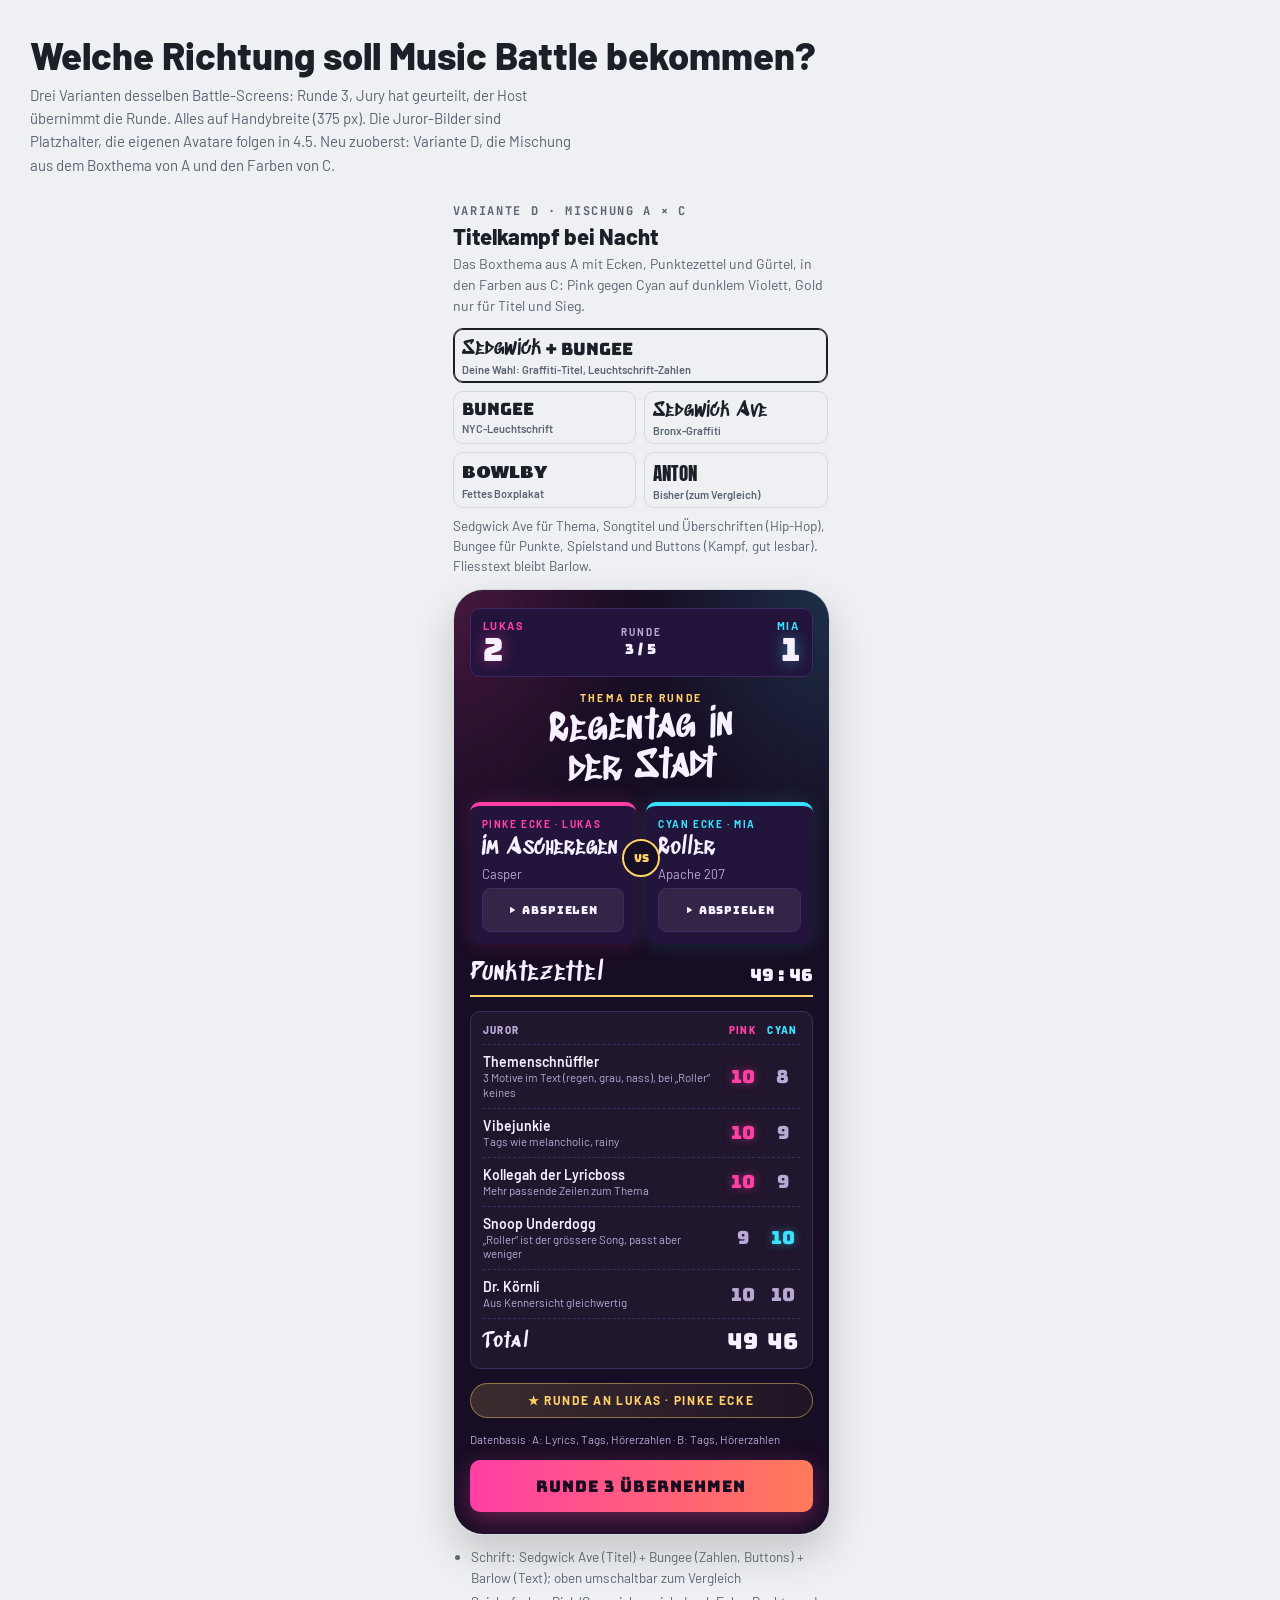
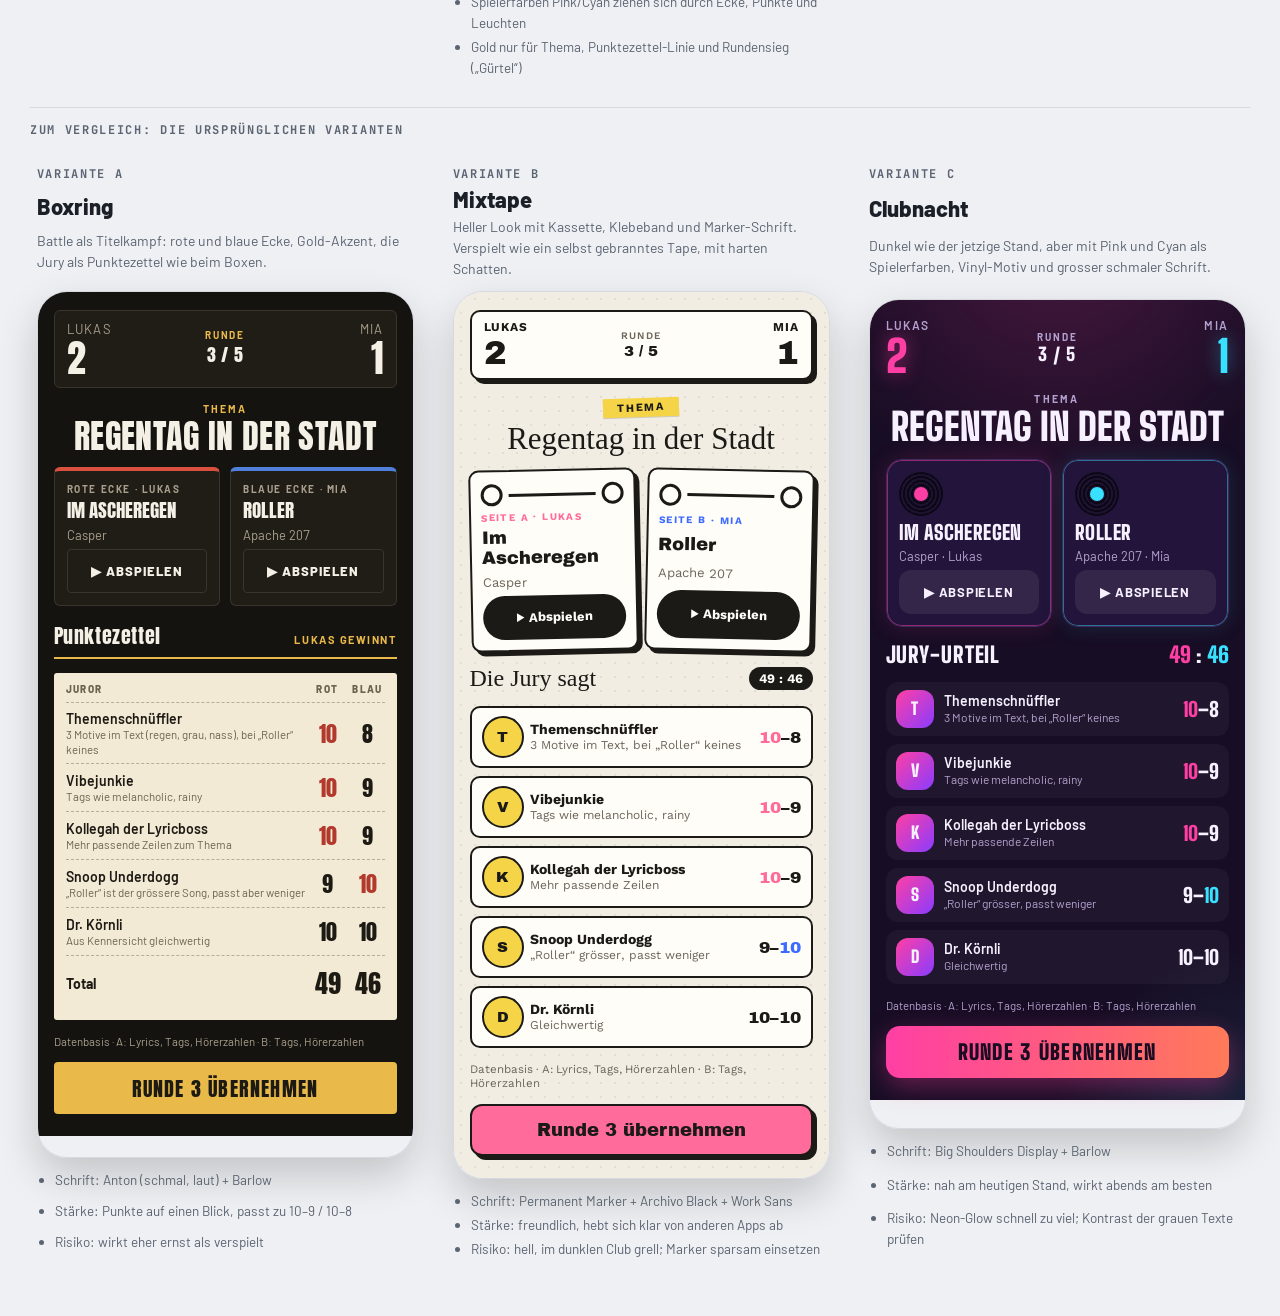
<file: design/mockup-4.1.html>
<!doctype html>
<html lang="de-CH">
<head>
<meta charset="utf-8">
<meta name="viewport" content="width=device-width,initial-scale=1">
<!-- Roadmap 4.1: Design-Mockups des Battle-Screens. Gewählt: Variante D mit Schrift-Kombi Sedgwick Ave + Bungee (Entscheidung E). Nur Vorlage, nicht Teil der App. -->
</head>
<body>
<title>Music Battle Designrichtung</title>
<link rel="preconnect" href="https://fonts.googleapis.com">
<link rel="stylesheet" href="https://fonts.googleapis.com/css2?family=Anton&family=Bungee&family=Sedgwick+Ave+Display&family=Bowlby+One&family=Barlow:wght@400;600;800&family=Big+Shoulders+Display:wght@700;900&family=Archivo+Black&family=Permanent+Marker&family=Work+Sans:wght@400;600;700&family=JetBrains+Mono:wght@500;700&display=swap">
<style>
/* Layout: drei Handy-Rahmen (375 px) nebeneinander, auf schmalen Bildschirmen untereinander; jede Variante hat ihre eigene feste Optik */
:root{
  --page:#eef0f3; --ink:#1b1f27; --sub:#5b6472; --rule:#d5d9e0; --tag:#1b1f27;
  --f-ui:"Barlow",system-ui,sans-serif; --f-mono:"JetBrains Mono",ui-monospace,monospace;
}
@media (prefers-color-scheme: dark){:root:not([data-theme="light"]){--page:#14171d;--ink:#eef0f4;--sub:#9aa3b2;--rule:#2b313b;--tag:#eef0f4;color-scheme:dark}}
:root[data-theme="dark"]{--page:#14171d;--ink:#eef0f4;--sub:#9aa3b2;--rule:#2b313b;--tag:#eef0f4;color-scheme:dark}
body{background:var(--page);color:var(--ink);font-family:var(--f-ui);padding-inline:16px;padding-block:28px 48px}
.intro{max-width:1220px;margin:0 auto 26px;display:grid;gap:8px}
.intro h1{font:800 clamp(26px,4vw,38px)/1.05 var(--f-ui);margin:0;text-wrap:balance}
.intro p{margin:0;color:var(--sub);max-width:68ch;line-height:1.55;font-size:15px}
.board{max-width:1220px;margin:0 auto;display:grid;grid-template-columns:repeat(auto-fit,minmax(min(100%,375px),1fr));gap:28px;justify-items:center}
.variant{display:grid;gap:12px;width:100%;max-width:375px;min-width:0}
.vhead{display:grid;gap:4px}
.vhead .letter{font:700 12px var(--f-mono);letter-spacing:.14em;color:var(--sub)}
.vhead h2{margin:0;font:800 22px var(--f-ui)}
.vhead p{margin:0;color:var(--sub);font-size:14px;line-height:1.5}
.phone{width:100%;max-width:375px;border-radius:30px;overflow:hidden;border:1px solid var(--rule);box-shadow:0 18px 40px rgba(0,0,0,.18)}
.notes{margin:0;padding-left:18px;color:var(--sub);font-size:13.5px;line-height:1.55;display:grid;gap:3px}

/* ---------- Gemeinsame Struktur der Mockups ---------- */
.m{padding:18px 16px 22px;display:grid;gap:14px;font-variant-numeric:tabular-nums}
.m .score{display:grid;grid-template-columns:1fr auto 1fr;align-items:center;gap:8px}
.m .score .p{display:grid;gap:2px}
.m .score .p:last-child{text-align:right}
.m .score .mid{text-align:center}
.m .songs{display:grid;grid-template-columns:1fr 1fr;gap:10px}
.m .song{display:grid;gap:6px;min-width:0}
.m .song .t{overflow-wrap:anywhere}
.m .play{display:flex;align-items:center;justify-content:center;gap:6px;min-height:44px;border:0;cursor:pointer}
.m .jury{display:grid;gap:8px}
.m .j{display:grid;grid-template-columns:38px 1fr auto;gap:10px;align-items:center}
.m .j .av{width:38px;height:38px;display:grid;place-items:center}
.m .j .who{min-width:0}
.m .j .who b,.m .j .who small{display:block}
.m .j .who small{overflow-wrap:anywhere}
.m .cta{min-height:52px;border:0;cursor:pointer;width:100%}
.m .basis{font-size:11.5px}

/* ---------- A · Boxring ---------- */
.a{--bg:#15130f;--card:#201d17;--line:#3a342a;--gold:#e9b949;--paper:#f3ead6;--txt:#f5f0e6;--dim:#a99f8c;--red:#d9503f;
  background:var(--bg);color:var(--txt);font-family:"Barlow",system-ui,sans-serif}
.a .score{background:var(--card);border:1px solid var(--line);border-radius:6px;padding:10px 12px}
.a .score .n{font:400 13px "Barlow";color:var(--dim);text-transform:uppercase;letter-spacing:.1em}
.a .score .v{font:400 38px/1 "Anton",Impact,sans-serif;color:var(--txt)}
.a .score .mid small{display:block;font:700 10px "Barlow";letter-spacing:.18em;color:var(--gold)}
.a .score .mid b{font:400 18px "Anton",Impact,sans-serif;letter-spacing:.04em}
.a .theme{text-align:center;display:grid;gap:4px}
.a .theme small{font:700 10.5px "Barlow";letter-spacing:.2em;color:var(--gold)}
.a .theme h3{margin:0;font:400 34px/1 "Anton",Impact,sans-serif;text-transform:uppercase;letter-spacing:.01em;text-wrap:balance}
.a .song{background:var(--card);border:1px solid var(--line);border-radius:6px;padding:12px;position:relative}
.a .song .corner{font:700 10px "Barlow";letter-spacing:.16em;color:var(--dim)}
.a .song.red{border-top:4px solid var(--red)} .a .song.blue{border-top:4px solid #4f7fd9}
.a .song .t{font:400 19px/1.05 "Anton",Impact,sans-serif;text-transform:uppercase}
.a .song .ar{font-size:13px;color:var(--dim)}
.a .play{background:transparent;color:var(--txt);border:1px solid var(--line);border-radius:4px;font:800 13px "Barlow";text-transform:uppercase;letter-spacing:.08em}
.a .cardhead{display:flex;justify-content:space-between;align-items:baseline;border-bottom:2px solid var(--gold);padding-bottom:6px}
.a .cardhead b{font:400 20px "Anton",Impact,sans-serif;letter-spacing:.03em}
.a .cardhead span{font:700 11px "Barlow";color:var(--gold);letter-spacing:.14em}
.a .scorecard{background:var(--paper);color:#1d1a14;border-radius:3px;padding:10px 12px;display:grid;gap:0}
.a .scorecard .row{display:grid;grid-template-columns:1fr 34px 34px;gap:6px;align-items:center;padding:7px 0;border-bottom:1px dashed #b9ad93}
.a .scorecard .row:last-child{border-bottom:0}
.a .scorecard .h{font:800 10px "Barlow";letter-spacing:.14em;color:#6d6350;padding-top:0}
.a .scorecard .nm{font:600 14px "Barlow";min-width:0}
.a .scorecard .nm small{display:block;font:400 11.5px "Barlow";color:#6d6350;line-height:1.3}
.a .scorecard .pt{font:400 22px "Anton",Impact,sans-serif;text-align:center}
.a .scorecard .pt.w{color:#b23a2c}
.a .scorecard .tot{font:400 26px "Anton",Impact,sans-serif}
.a .basis{color:var(--dim)}
.a .cta{background:var(--gold);color:#1d1a14;border-radius:4px;font:400 20px "Anton",Impact,sans-serif;letter-spacing:.06em;text-transform:uppercase}

/* ---------- B · Mixtape ---------- */
.b{--bg:#f2ede2;--card:#fffdf8;--ink:#1c1a17;--dim:#6c665c;--tape:#f5d547;--pink:#ff6b9a;--blue:#3d6bff;--line:#1c1a17;
  background:var(--bg);color:var(--ink);font-family:"Work Sans",system-ui,sans-serif;
  background-image:radial-gradient(rgba(28,26,23,.07) 1px,transparent 1px);background-size:14px 14px}
.b .score{background:var(--card);border:2px solid var(--line);border-radius:10px;padding:8px 12px;box-shadow:4px 4px 0 var(--line)}
.b .score .n{font:700 12px "Work Sans";text-transform:uppercase;letter-spacing:.08em}
.b .score .v{font:400 34px/1 "Archivo Black",sans-serif}
.b .score .mid small{display:block;font:600 10px "Work Sans";letter-spacing:.14em;color:var(--dim)}
.b .score .mid b{font:400 15px "Archivo Black",sans-serif}
.b .theme{display:grid;justify-items:center;gap:6px;padding-top:4px}
.b .theme .tape{background:var(--tape);padding:3px 14px;transform:rotate(-2deg);font:700 11px "Work Sans";letter-spacing:.16em;text-transform:uppercase;box-shadow:0 1px 0 rgba(0,0,0,.15)}
.b .theme h3{margin:0;font:400 31px/1.05 "Permanent Marker",cursive;text-align:center;text-wrap:balance}
.b .song{background:var(--card);border:2px solid var(--line);border-radius:10px;padding:12px 10px 10px;box-shadow:4px 4px 0 var(--line)}
.b .song:nth-child(1){transform:rotate(-1.2deg)} .b .song:nth-child(2){transform:rotate(1.2deg)}
.b .song .reel{display:flex;gap:6px;align-items:center}
.b .song .reel i{width:16px;height:16px;border-radius:50%;border:3px solid var(--line);display:block}
.b .song .reel span{flex:1;height:3px;background:var(--line)}
.b .song .t{font:400 18px/1.1 "Archivo Black",sans-serif}
.b .song .ar{font-size:13px;color:var(--dim)}
.b .song .side{font:700 10px "Work Sans";letter-spacing:.14em}
.b .song.pa .side{color:var(--pink)} .b .song.pb .side{color:var(--blue)}
.b .play{background:var(--ink);color:var(--card);border-radius:999px;font:700 13px "Work Sans"}
.b .cardhead{display:flex;justify-content:space-between;align-items:center}
.b .cardhead b{font:400 24px "Permanent Marker",cursive}
.b .cardhead span{background:var(--ink);color:var(--card);padding:4px 10px;border-radius:999px;font:700 13px "Work Sans"}
.b .j{background:var(--card);border:2px solid var(--line);border-radius:10px;padding:8px 10px}
.b .j .av{border-radius:50%;background:var(--tape);border:2px solid var(--line);font:400 15px "Archivo Black",sans-serif}
.b .j .who b{font:700 14px "Work Sans"}
.b .j .who small{font-size:12px;color:var(--dim);line-height:1.35}
.b .j .sc{font:400 17px "Archivo Black",sans-serif;white-space:nowrap}
.b .j .sc em{font-style:normal;color:var(--pink)}
.b .j .sc em.bl{color:var(--blue)}
.b .basis{color:var(--dim)}
.b .cta{background:var(--pink);color:#1c1a17;border:2px solid var(--line);border-radius:12px;box-shadow:4px 4px 0 var(--line);font:400 18px "Archivo Black",sans-serif}

/* ---------- C · Clubnacht ---------- */
.c{--bg:#170d24;--card:#22143a;--line:#3d2a5e;--hot:#ff3fa4;--cyan:#38e1ff;--txt:#f6f0ff;--dim:#b3a2cf;
  background:var(--bg);color:var(--txt);font-family:"Barlow",system-ui,sans-serif;
  background-image:radial-gradient(120% 60% at 50% -10%,rgba(255,63,164,.22),transparent 60%),radial-gradient(90% 50% at 100% 110%,rgba(56,225,255,.14),transparent 60%)}
.c .score .n{font:600 12px "Barlow";color:var(--dim);text-transform:uppercase;letter-spacing:.12em}
.c .score .v{font:900 44px/1 "Big Shoulders Display",sans-serif}
.c .score .p:first-child .v{color:var(--hot);text-shadow:0 0 18px rgba(255,63,164,.5)}
.c .score .p:last-child .v{color:var(--cyan);text-shadow:0 0 18px rgba(56,225,255,.45)}
.c .score .mid small{display:block;font:700 10px "Barlow";letter-spacing:.2em;color:var(--dim)}
.c .score .mid b{font:900 18px "Big Shoulders Display",sans-serif;letter-spacing:.06em}
.c .theme{display:grid;gap:4px;text-align:center}
.c .theme small{font:700 10.5px "Barlow";letter-spacing:.22em;color:var(--dim)}
.c .theme h3{margin:0;font:900 38px/.95 "Big Shoulders Display",sans-serif;text-transform:uppercase;text-wrap:balance}
.c .song{background:var(--card);border:1px solid var(--line);border-radius:16px;padding:12px}
.c .song.pa{box-shadow:inset 0 0 0 1px rgba(255,63,164,.5),0 0 22px rgba(255,63,164,.16)}
.c .song.pb{box-shadow:inset 0 0 0 1px rgba(56,225,255,.45),0 0 22px rgba(56,225,255,.12)}
.c .song .disc{width:44px;height:44px;border-radius:50%;background:repeating-radial-gradient(circle,#0c0714 0 2px,#1d1230 2px 4px);position:relative}
.c .song .disc:after{content:"";position:absolute;inset:15px;border-radius:50%;background:var(--hot)}
.c .song.pb .disc:after{background:var(--cyan)}
.c .song .t{font:900 20px/1 "Big Shoulders Display",sans-serif;text-transform:uppercase;letter-spacing:.02em}
.c .song .ar{font-size:13px;color:var(--dim)}
.c .play{background:rgba(255,255,255,.08);color:var(--txt);border-radius:12px;font:700 13px "Barlow";letter-spacing:.06em;text-transform:uppercase}
.c .cardhead{display:flex;justify-content:space-between;align-items:baseline}
.c .cardhead b{font:900 22px "Big Shoulders Display",sans-serif;text-transform:uppercase;letter-spacing:.04em}
.c .cardhead span{font:900 22px "Big Shoulders Display",sans-serif}
.c .cardhead span i{font-style:normal;color:var(--hot)} .c .cardhead span u{text-decoration:none;color:var(--cyan)}
.c .j{background:rgba(255,255,255,.04);border-radius:12px;padding:8px 10px}
.c .j .av{border-radius:12px;background:linear-gradient(135deg,var(--hot),#8a3cff);font:900 17px "Big Shoulders Display",sans-serif}
.c .j .who b{font:600 14px "Barlow"}
.c .j .who small{font-size:12px;color:var(--dim);line-height:1.35}
.c .j .sc{font:900 20px "Big Shoulders Display",sans-serif;white-space:nowrap}
.c .j .sc .wa{color:var(--hot)} .c .j .sc .wb{color:var(--cyan)} .c .j .sc .tie{color:var(--dim)}
.c .basis{color:var(--dim)}
.c .cta{background:linear-gradient(90deg,var(--hot),#ff7a59);color:#1a0c22;border-radius:14px;font:900 21px "Big Shoulders Display",sans-serif;text-transform:uppercase;letter-spacing:.06em;box-shadow:0 8px 26px rgba(255,63,164,.35)}


/* ---------- D · Titelkampf bei Nacht (A × C) ---------- */
.d{--dhead:"Anton",Impact,sans-serif;--dnum:"Anton",Impact,sans-serif;--bg:#170d24;--card:#22143a;--line:#3d2a5e;--hot:#ff3fa4;--cyan:#38e1ff;--txt:#f6f0ff;--dim:#b8a8d4;--belt:#ffd166;
  background:var(--bg);color:var(--txt);font-family:"Barlow",system-ui,sans-serif;
  background-image:radial-gradient(70% 40% at 0% 0%,rgba(255,63,164,.20),transparent 70%),radial-gradient(70% 40% at 100% 0%,rgba(56,225,255,.16),transparent 70%)}
.d .score{background:var(--card);border:1px solid var(--line);border-radius:10px;padding:10px 12px}
.d .score .n{font:700 11px "Barlow";text-transform:uppercase;letter-spacing:.14em}
.d .score .p:first-child .n{color:var(--hot)} .d .score .p:last-child .n{color:var(--cyan)}
.d .score .v{font:400 40px/1 var(--dhead)}
.d .score .p:first-child .v{text-shadow:0 0 16px rgba(255,63,164,.55)}
.d .score .p:last-child .v{text-shadow:0 0 16px rgba(56,225,255,.5)}
.d .score .mid small{display:block;font:700 10px "Barlow";letter-spacing:.2em;color:var(--dim)}
.d .score .mid b{font:400 18px var(--dhead);letter-spacing:.04em}
.d .theme{text-align:center;display:grid;gap:4px}
.d .theme small{font:700 10.5px "Barlow";letter-spacing:.22em;color:var(--belt)}
.d .theme h3{margin:0;font:400 34px/1 var(--dhead);text-transform:uppercase;text-wrap:balance}
.d .versus{position:relative}
.d .versus:after{content:"VS";position:absolute;left:50%;top:40%;transform:translate(-50%,-50%);width:34px;height:34px;border-radius:50%;display:grid;place-items:center;background:var(--bg);border:2px solid var(--belt);font:400 14px var(--dhead);color:var(--belt)}
.d .song{background:var(--card);border-radius:10px;padding:12px}
.d .song.pa{border-top:4px solid var(--hot);box-shadow:0 0 22px rgba(255,63,164,.18)}
.d .song.pb{border-top:4px solid var(--cyan);box-shadow:0 0 22px rgba(56,225,255,.14)}
.d .song .corner{font:700 10px "Barlow";letter-spacing:.16em}
.d .song.pa .corner{color:var(--hot)} .d .song.pb .corner{color:var(--cyan)}
.d .song .t{font:400 19px/1.05 var(--dhead);text-transform:uppercase}
.d .song .ar{font-size:13px;color:var(--dim)}
.d .play{background:rgba(255,255,255,.07);color:var(--txt);border:1px solid var(--line);border-radius:8px;font:800 13px "Barlow";text-transform:uppercase;letter-spacing:.08em}
.d .cardhead{display:flex;justify-content:space-between;align-items:baseline;border-bottom:2px solid var(--belt);padding-bottom:6px}
.d .cardhead b{font:400 20px var(--dhead);letter-spacing:.03em;text-transform:uppercase}
.d .cardhead span{font:400 20px var(--dhead);color:var(--txt)}
.d .scorecard{background:rgba(255,255,255,.04);border:1px solid var(--line);border-radius:10px;padding:4px 12px}
.d .scorecard .row{display:grid;grid-template-columns:1fr 34px 34px;gap:6px;align-items:center;padding:8px 0;border-bottom:1px dashed var(--line)}
.d .scorecard .row:last-child{border-bottom:0}
.d .scorecard .h{font:800 10px "Barlow";letter-spacing:.14em;color:var(--dim)}
.d .scorecard .h .ca{color:var(--hot);text-align:center} .d .scorecard .h .cb{color:var(--cyan);text-align:center}
.d .scorecard .nm{font:600 14px "Barlow";min-width:0}
.d .scorecard .nm small{display:block;font:400 11.5px "Barlow";color:var(--dim);line-height:1.3}
.d .scorecard .pt{font:400 22px var(--dhead);text-align:center;color:var(--dim)}
.d .scorecard .pt.wa{color:var(--hot);text-shadow:0 0 10px rgba(255,63,164,.5)}
.d .scorecard .pt.wb{color:var(--cyan);text-shadow:0 0 10px rgba(56,225,255,.45)}
.d .scorecard .total .nm{font:400 16px var(--dhead);letter-spacing:.06em;text-transform:uppercase}
.d .scorecard .total .pt{font-size:28px;color:var(--txt)}
.d .belt{display:flex;align-items:center;justify-content:center;gap:8px;padding:9px;border-radius:999px;background:linear-gradient(90deg,rgba(255,209,102,.16),rgba(255,209,102,.04));border:1px solid rgba(255,209,102,.45);font:700 12px "Barlow";letter-spacing:.14em;color:var(--belt);text-transform:uppercase}
.d .basis{color:var(--dim)}
.d .cta{background:linear-gradient(90deg,var(--hot),#ff7a59);color:#1a0c22;border-radius:10px;font:400 20px var(--dhead);letter-spacing:.06em;text-transform:uppercase;box-shadow:0 8px 26px rgba(255,63,164,.35)}
.d .score .v,.d .score .mid b,.d .cardhead span,.d .scorecard .pt,.d .versus:after{font-family:var(--dnum)}
.d[data-font="bungee"]{--dhead:"Bungee",Impact,sans-serif;--dnum:"Bungee",Impact,sans-serif}
.d[data-font="bungee"] .theme h3{font-size:25px;line-height:1.1}
.d[data-font="bungee"] .song .t{font-size:14px;line-height:1.2}
.d[data-font="bungee"] .cardhead b{font-size:16px}
.d[data-font="bungee"] .scorecard .pt{font-size:18px}
.d[data-font="bungee"] .score .v{font-size:32px}
.d[data-font="bungee"] .cta{font-size:16px}
.d[data-font="sedgwick"]{--dhead:"Sedgwick Ave Display","Permanent Marker",cursive;--dnum:"Anton",Impact,sans-serif}
.d[data-font="sedgwick"] .theme h3{font-size:40px;text-transform:none;line-height:1;transform:rotate(-2deg)}
.d[data-font="sedgwick"] .song .t{font-size:23px;text-transform:none}
.d[data-font="sedgwick"] .cardhead b{font-size:24px;text-transform:none}
.d[data-font="sedgwick"] .cta{font-size:24px;text-transform:none;letter-spacing:.02em}
.d[data-font="sedgwick"] .scorecard .total .nm{font-size:20px;text-transform:none}
.d[data-font="bowlby"]{--dhead:"Bowlby One",Impact,sans-serif;--dnum:"Bowlby One",Impact,sans-serif}
.d[data-font="bowlby"] .theme h3{font-size:28px;line-height:1.05}
.d[data-font="bowlby"] .song .t{font-size:16px;line-height:1.1}
.d[data-font="bowlby"] .cardhead b{font-size:17px}
.d[data-font="bowlby"] .scorecard .pt{font-size:19px}
.d[data-font="bowlby"] .score .v{font-size:34px}
.d[data-font="bowlby"] .cta{font-size:17px}
.d[data-font="combo"]{--dhead:"Sedgwick Ave Display","Permanent Marker",cursive;--dnum:"Bungee",Impact,sans-serif}
.d[data-font="combo"] .theme h3{font-size:40px;text-transform:none;line-height:1;transform:rotate(-2deg)}
.d[data-font="combo"] .song .t{font-size:23px;text-transform:none}
.d[data-font="combo"] .cardhead b{font-size:25px;text-transform:none}
.d[data-font="combo"] .cardhead span{font-size:17px}
.d[data-font="combo"] .score .v{font-size:32px}
.d[data-font="combo"] .score .mid b{font-size:14px}
.d[data-font="combo"] .scorecard .pt{font-size:18px}
.d[data-font="combo"] .scorecard .total .nm{font-size:21px;text-transform:none}
.d[data-font="combo"] .scorecard .total .pt{font-size:22px}
.d[data-font="combo"] .versus:after{font-size:11px}
.d[data-font="combo"] .cta{font-family:"Bungee",Impact,sans-serif;font-size:16px}
.d[data-font="combo"] .play{font-family:"Bungee",Impact,sans-serif;font-weight:400;font-size:11px}
.fontpick{display:grid;gap:8px}
.fontpick .opts{display:grid;grid-template-columns:repeat(2,minmax(0,1fr));gap:8px}
.fontpick button{min-height:48px;border:1px solid var(--rule);background:transparent;color:var(--ink);border-radius:10px;cursor:pointer;display:grid;gap:1px;padding:6px 8px;text-align:left}
.fontpick button b{font-size:17px;font-weight:400}
.fontpick button small{font:600 11px var(--f-ui);color:var(--sub)}
.fontpick button[aria-pressed="true"]{border-color:var(--ink);box-shadow:inset 0 0 0 1px var(--ink)}
.fontpick .why{margin:0;color:var(--sub);font-size:13.5px;line-height:1.5;min-height:3em}
.board .sep{grid-column:1/-1;width:100%;max-width:1220px;border-top:1px solid var(--rule);padding-top:14px;color:var(--sub);font:700 12px var(--f-mono);letter-spacing:.14em}

@media (prefers-reduced-motion:no-preference){.m .cta{transition:transform .15s}.m .cta:active{transform:scale(.98)}}
.m button:focus-visible{outline:3px solid currentColor;outline-offset:2px}
</style>

<header class="intro">
  <h1>Welche Richtung soll Music Battle bekommen?</h1>
  <p>Drei Varianten desselben Battle-Screens: Runde 3, Jury hat geurteilt, der Host übernimmt die Runde. Alles auf Handybreite (375 px). Die Juror-Bilder sind Platzhalter, die eigenen Avatare folgen in 4.5. Neu zuoberst: Variante D, die Mischung aus dem Boxthema von A und den Farben von C.</p>
</header>

<main class="board">

<!-- ================= D ================= -->
<section class="variant feature" aria-labelledby="hd" style="grid-column:1/-1">
  <div class="vhead"><span class="letter">VARIANTE D · MISCHUNG A × C</span><h2 id="hd">Titelkampf bei Nacht</h2><p>Das Boxthema aus A mit Ecken, Punktezettel und Gürtel, in den Farben aus C: Pink gegen Cyan auf dunklem Violett, Gold nur für Titel und Sieg.</p></div>
  <div class="fontpick" role="group" aria-label="Schrift für Variante D">
    <div class="opts">
      <button type="button" data-f="combo" aria-pressed="true" style="grid-column:1/-1"><b><span style="font-family:'Sedgwick Ave Display',cursive;font-size:21px">Sedgwick</span> <span style="font-family:'Bungee',sans-serif">+ BUNGEE</span></b><small>Deine Wahl: Graffiti-Titel, Leuchtschrift-Zahlen</small></button>
      <button type="button" data-f="bungee" aria-pressed="false"><b style="font-family:'Bungee',sans-serif">BUNGEE</b><small>NYC-Leuchtschrift</small></button>
      <button type="button" data-f="sedgwick" aria-pressed="false"><b style="font-family:'Sedgwick Ave Display',cursive;font-size:20px">Sedgwick Ave</b><small>Bronx-Graffiti</small></button>
      <button type="button" data-f="bowlby" aria-pressed="false"><b style="font-family:'Bowlby One',sans-serif">BOWLBY</b><small>Fettes Boxplakat</small></button>
      <button type="button" data-f="anton" aria-pressed="false"><b style="font-family:'Anton',sans-serif;font-size:19px">ANTON</b><small>Bisher (zum Vergleich)</small></button>
    </div>
    <p class="why" id="fontwhy"></p>
  </div>
  <div class="phone"><div class="m d" id="mockd" data-font="combo">
    <div class="score"><div class="p"><span class="n">Lukas</span><span class="v">2</span></div><div class="mid"><small>RUNDE</small><b>3 / 5</b></div><div class="p"><span class="n">Mia</span><span class="v">1</span></div></div>
    <div class="theme"><small>THEMA DER RUNDE</small><h3>Regentag in der Stadt</h3></div>
    <div class="songs versus">
      <div class="song pa"><span class="corner">PINKE ECKE · LUKAS</span><span class="t">Im Ascheregen</span><span class="ar">Casper</span><button class="play">▶ Abspielen</button></div>
      <div class="song pb"><span class="corner">CYAN ECKE · MIA</span><span class="t">Roller</span><span class="ar">Apache 207</span><button class="play">▶ Abspielen</button></div>
    </div>
    <div class="cardhead"><b>Punktezettel</b><span>49 : 46</span></div>
    <div class="scorecard">
      <div class="row h"><span>JUROR</span><span class="ca">PINK</span><span class="cb">CYAN</span></div>
      <div class="row"><span class="nm">Themenschnüffler<small>3 Motive im Text (regen, grau, nass), bei „Roller“ keines</small></span><span class="pt wa">10</span><span class="pt">8</span></div>
      <div class="row"><span class="nm">Vibejunkie<small>Tags wie melancholic, rainy</small></span><span class="pt wa">10</span><span class="pt">9</span></div>
      <div class="row"><span class="nm">Kollegah der Lyricboss<small>Mehr passende Zeilen zum Thema</small></span><span class="pt wa">10</span><span class="pt">9</span></div>
      <div class="row"><span class="nm">Snoop Underdogg<small>„Roller“ ist der grössere Song, passt aber weniger</small></span><span class="pt">9</span><span class="pt wb">10</span></div>
      <div class="row"><span class="nm">Dr. Körnli<small>Aus Kennersicht gleichwertig</small></span><span class="pt">10</span><span class="pt">10</span></div>
      <div class="row total"><span class="nm">Total</span><span class="pt">49</span><span class="pt">46</span></div>
    </div>
    <div class="belt">★ Runde an Lukas · Pinke Ecke</div>
    <span class="basis">Datenbasis · A: Lyrics, Tags, Hörerzahlen · B: Tags, Hörerzahlen</span>
    <button class="cta">Runde 3 übernehmen</button>
  </div></div>
  <ul class="notes"><li>Schrift: Sedgwick Ave (Titel) + Bungee (Zahlen, Buttons) + Barlow (Text); oben umschaltbar zum Vergleich</li><li>Spielerfarben Pink/Cyan ziehen sich durch Ecke, Punkte und Leuchten</li><li>Gold nur für Thema, Punktezettel-Linie und Rundensieg („Gürtel“)</li></ul>
</section>
<div class="sep">ZUM VERGLEICH: DIE URSPRÜNGLICHEN VARIANTEN</div>

<!-- ================= A ================= -->
<section class="variant" aria-labelledby="ha">
  <div class="vhead"><span class="letter">VARIANTE A</span><h2 id="ha">Boxring</h2><p>Battle als Titelkampf: rote und blaue Ecke, Gold-Akzent, die Jury als Punktezettel wie beim Boxen.</p></div>
  <div class="phone"><div class="m a">
    <div class="score"><div class="p"><span class="n">Lukas</span><span class="v">2</span></div><div class="mid"><small>RUNDE</small><b>3 / 5</b></div><div class="p"><span class="n">Mia</span><span class="v">1</span></div></div>
    <div class="theme"><small>THEMA</small><h3>Regentag in der Stadt</h3></div>
    <div class="songs">
      <div class="song red"><span class="corner">ROTE ECKE · LUKAS</span><span class="t">Im Ascheregen</span><span class="ar">Casper</span><button class="play">▶ Abspielen</button></div>
      <div class="song blue"><span class="corner">BLAUE ECKE · MIA</span><span class="t">Roller</span><span class="ar">Apache 207</span><button class="play">▶ Abspielen</button></div>
    </div>
    <div class="cardhead"><b>Punktezettel</b><span>LUKAS GEWINNT</span></div>
    <div class="scorecard">
      <div class="row h"><span>JUROR</span><span style="text-align:center">ROT</span><span style="text-align:center">BLAU</span></div>
      <div class="row"><span class="nm">Themenschnüffler<small>3 Motive im Text (regen, grau, nass), bei „Roller“ keines</small></span><span class="pt w">10</span><span class="pt">8</span></div>
      <div class="row"><span class="nm">Vibejunkie<small>Tags wie melancholic, rainy</small></span><span class="pt w">10</span><span class="pt">9</span></div>
      <div class="row"><span class="nm">Kollegah der Lyricboss<small>Mehr passende Zeilen zum Thema</small></span><span class="pt w">10</span><span class="pt">9</span></div>
      <div class="row"><span class="nm">Snoop Underdogg<small>„Roller“ ist der grössere Song, passt aber weniger</small></span><span class="pt">9</span><span class="pt w">10</span></div>
      <div class="row"><span class="nm">Dr. Körnli<small>Aus Kennersicht gleichwertig</small></span><span class="pt">10</span><span class="pt">10</span></div>
      <div class="row"><span class="nm"><b>Total</b></span><span class="tot" style="text-align:center">49</span><span class="tot" style="text-align:center">46</span></div>
    </div>
    <span class="basis">Datenbasis · A: Lyrics, Tags, Hörerzahlen · B: Tags, Hörerzahlen</span>
    <button class="cta">Runde 3 übernehmen</button>
  </div></div>
  <ul class="notes"><li>Schrift: Anton (schmal, laut) + Barlow</li><li>Stärke: Punkte auf einen Blick, passt zu 10–9 / 10–8</li><li>Risiko: wirkt eher ernst als verspielt</li></ul>
</section>

<!-- ================= B ================= -->
<section class="variant" aria-labelledby="hb">
  <div class="vhead"><span class="letter">VARIANTE B</span><h2 id="hb">Mixtape</h2><p>Heller Look mit Kassette, Klebeband und Marker-Schrift. Verspielt wie ein selbst gebranntes Tape, mit harten Schatten.</p></div>
  <div class="phone"><div class="m b">
    <div class="score"><div class="p"><span class="n">Lukas</span><span class="v">2</span></div><div class="mid"><small>RUNDE</small><b>3 / 5</b></div><div class="p"><span class="n">Mia</span><span class="v">1</span></div></div>
    <div class="theme"><span class="tape">Thema</span><h3>Regentag in der Stadt</h3></div>
    <div class="songs">
      <div class="song pa"><div class="reel"><i></i><span></span><i></i></div><span class="side">SEITE A · LUKAS</span><span class="t">Im Ascheregen</span><span class="ar">Casper</span><button class="play">▶ Abspielen</button></div>
      <div class="song pb"><div class="reel"><i></i><span></span><i></i></div><span class="side">SEITE B · MIA</span><span class="t">Roller</span><span class="ar">Apache 207</span><button class="play">▶ Abspielen</button></div>
    </div>
    <div class="cardhead"><b>Die Jury sagt</b><span>49 : 46</span></div>
    <div class="jury">
      <div class="j"><span class="av">T</span><span class="who"><b>Themenschnüffler</b><small>3 Motive im Text, bei „Roller“ keines</small></span><span class="sc"><em>10</em>–8</span></div>
      <div class="j"><span class="av">V</span><span class="who"><b>Vibejunkie</b><small>Tags wie melancholic, rainy</small></span><span class="sc"><em>10</em>–9</span></div>
      <div class="j"><span class="av">K</span><span class="who"><b>Kollegah der Lyricboss</b><small>Mehr passende Zeilen</small></span><span class="sc"><em>10</em>–9</span></div>
      <div class="j"><span class="av">S</span><span class="who"><b>Snoop Underdogg</b><small>„Roller“ grösser, passt weniger</small></span><span class="sc">9–<em class="bl">10</em></span></div>
      <div class="j"><span class="av">D</span><span class="who"><b>Dr. Körnli</b><small>Gleichwertig</small></span><span class="sc">10–10</span></div>
    </div>
    <span class="basis">Datenbasis · A: Lyrics, Tags, Hörerzahlen · B: Tags, Hörerzahlen</span>
    <button class="cta">Runde 3 übernehmen</button>
  </div></div>
  <ul class="notes"><li>Schrift: Permanent Marker + Archivo Black + Work Sans</li><li>Stärke: freundlich, hebt sich klar von anderen Apps ab</li><li>Risiko: hell, im dunklen Club grell; Marker sparsam einsetzen</li></ul>
</section>

<!-- ================= C ================= -->
<section class="variant" aria-labelledby="hc">
  <div class="vhead"><span class="letter">VARIANTE C</span><h2 id="hc">Clubnacht</h2><p>Dunkel wie der jetzige Stand, aber mit Pink und Cyan als Spielerfarben, Vinyl-Motiv und grosser schmaler Schrift.</p></div>
  <div class="phone"><div class="m c">
    <div class="score"><div class="p"><span class="n">Lukas</span><span class="v">2</span></div><div class="mid"><small>RUNDE</small><b>3 / 5</b></div><div class="p"><span class="n">Mia</span><span class="v">1</span></div></div>
    <div class="theme"><small>THEMA</small><h3>Regentag in der Stadt</h3></div>
    <div class="songs">
      <div class="song pa"><span class="disc"></span><span class="t">Im Ascheregen</span><span class="ar">Casper · Lukas</span><button class="play">▶ Abspielen</button></div>
      <div class="song pb"><span class="disc"></span><span class="t">Roller</span><span class="ar">Apache 207 · Mia</span><button class="play">▶ Abspielen</button></div>
    </div>
    <div class="cardhead"><b>Jury-Urteil</b><span><i>49</i> : <u>46</u></span></div>
    <div class="jury">
      <div class="j"><span class="av">T</span><span class="who"><b>Themenschnüffler</b><small>3 Motive im Text, bei „Roller“ keines</small></span><span class="sc"><span class="wa">10</span>–8</span></div>
      <div class="j"><span class="av">V</span><span class="who"><b>Vibejunkie</b><small>Tags wie melancholic, rainy</small></span><span class="sc"><span class="wa">10</span>–9</span></div>
      <div class="j"><span class="av">K</span><span class="who"><b>Kollegah der Lyricboss</b><small>Mehr passende Zeilen</small></span><span class="sc"><span class="wa">10</span>–9</span></div>
      <div class="j"><span class="av">S</span><span class="who"><b>Snoop Underdogg</b><small>„Roller“ grösser, passt weniger</small></span><span class="sc">9–<span class="wb">10</span></span></div>
      <div class="j"><span class="av">D</span><span class="who"><b>Dr. Körnli</b><small>Gleichwertig</small></span><span class="sc tie">10–10</span></div>
    </div>
    <span class="basis">Datenbasis · A: Lyrics, Tags, Hörerzahlen · B: Tags, Hörerzahlen</span>
    <button class="cta">Runde 3 übernehmen</button>
  </div></div>
  <ul class="notes"><li>Schrift: Big Shoulders Display + Barlow</li><li>Stärke: nah am heutigen Stand, wirkt abends am besten</li><li>Risiko: Neon-Glow schnell zu viel; Kontrast der grauen Texte prüfen</li></ul>
</section>

</main>

<script>
(function(){
  var why={
    combo:"Sedgwick Ave für Thema, Songtitel und Überschriften (Hip-Hop), Bungee für Punkte, Spielstand und Buttons (Kampf, gut lesbar). Fliesstext bleibt Barlow.",
    bungee:"Bungee ist den senkrechten Leuchtschildern in New Yorker Strassen nachempfunden. Laut, kantig und auch klein gut lesbar.",
    sedgwick:"Sedgwick Ave ist nach der Strasse in der Bronx benannt, wo 1973 Hip-Hop entstand, und basiert auf echtem Graffiti-Handstyle. Nur für Titel, die Zahlen bleiben Anton.",
    bowlby:"Bowlby One wirkt wie ein altes Boxkampf-Plakat vom Madison Square Garden: breit, schwer, sehr nach Titelkampf.",
    anton:"Anton ist die bisherige Schrift aus A und D, schmal und laut, aber ohne New-York-Bezug."
  };
  var d=document.getElementById("mockd"),t=document.getElementById("fontwhy"),bs=document.querySelectorAll(".fontpick button");
  function set(f){d.setAttribute("data-font",f);t.textContent=why[f];bs.forEach(function(b){b.setAttribute("aria-pressed",String(b.dataset.f===f))});try{localStorage.setItem("mbfont",f)}catch(e){}}
  bs.forEach(function(b){b.addEventListener("click",function(){set(b.dataset.f)})});
  set("combo");
})();
</script>

</body>
</html>
</file>
